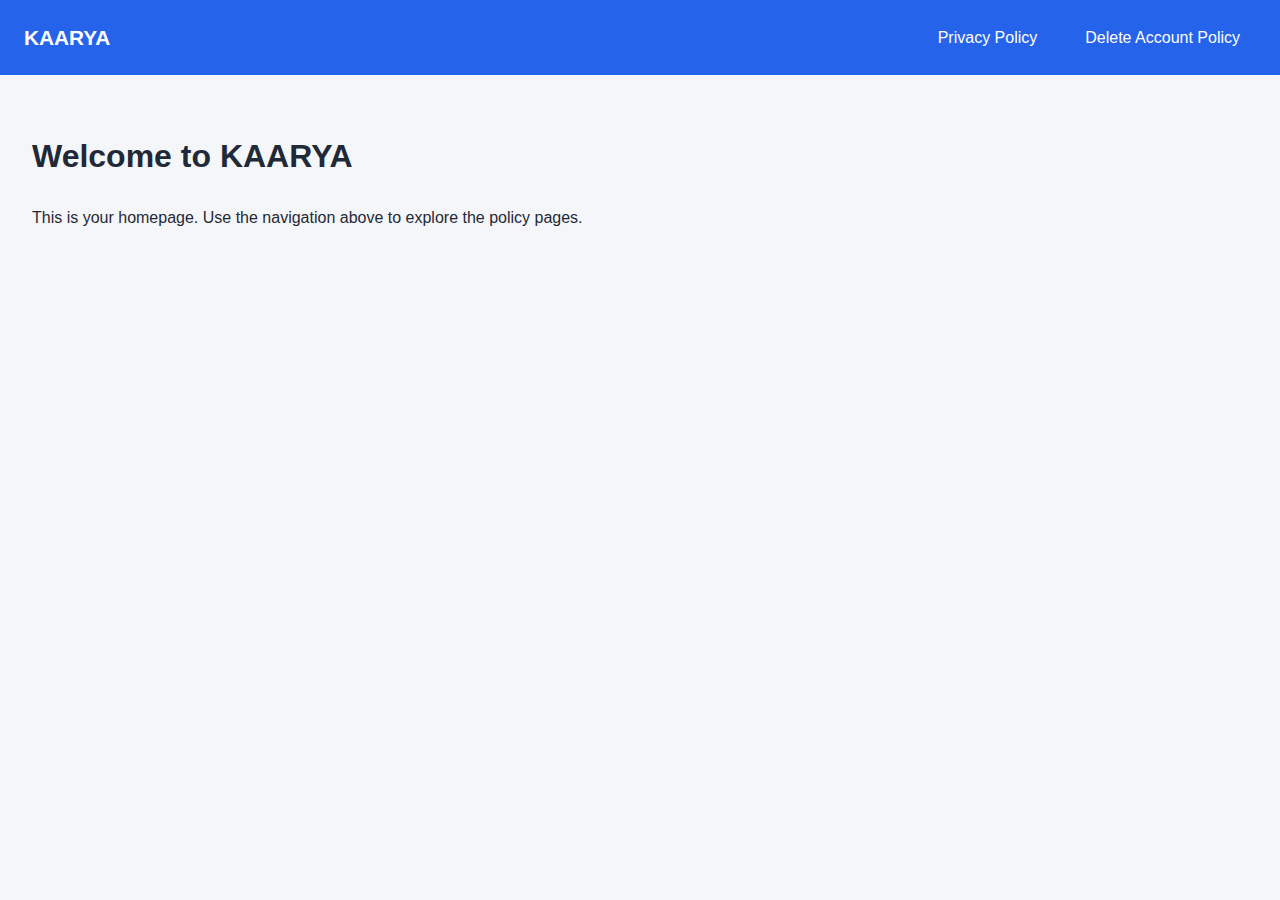
<file: index.html>
<!DOCTYPE html>
<html lang="en">

<head>
    <meta charset="UTF-8" />
    <meta name="viewport" content="width=device-width, initial-scale=1.0" />
    <title>KAARYA</title>
    <link rel="stylesheet" href="styles.css" />
    <link rel="icon" href="fav.png" type="image/png" />
    <style>
        /* Global Styles */
        body {
            margin: 0;
            font-family: 'Segoe UI', Tahoma, Geneva, Verdana, sans-serif;
            background-color: #f5f6fa;
        }

        /* Navbar Container */
        nav {
            background-color: #2563eb;
            color: white;
            display: flex;
            justify-content: space-between;
            align-items: center;
            padding: 1rem 1.5rem;
            position: sticky;
            top: 0;
            z-index: 10;
        }

        /* Brand */
        .brand {
            font-size: 1.3rem;
            font-weight: bold;
            color: white;
            text-decoration: none;
        }

        /* Navigation Links */
        .nav-links {
            display: flex;
            gap: 1rem;
        }

        .nav-links a {
            color: white;
            text-decoration: none;
            font-weight: 500;
            padding: 0.5rem 1rem;
            border-radius: 5px;
            transition: background 0.3s ease;
        }

        .nav-links a:hover {
            background-color: rgba(255, 255, 255, 0.2);
        }

        /* Hamburger Icon */
        .hamburger {
            display: none;
            flex-direction: column;
            cursor: pointer;
        }

        .hamburger span {
            height: 3px;
            width: 25px;
            background: white;
            margin: 4px 0;
            transition: 0.4s;
        }

        /* Responsive Nav */
        @media (max-width: 768px) {
            .nav-links {
                display: none;
                position: absolute;
                top: 60px;
                right: 0;
                background-color: #2563eb;
                flex-direction: column;
                width: 100%;
                padding: 1rem 0;
            }

            .nav-links.active {
                display: flex;
            }

            .hamburger {
                display: flex;
            }
        }
    </style>
</head>

<body>

    <nav>
        <a href="/" class="brand">KAARYA</a>

        <div class="hamburger" onclick="toggleMenu()">
            <span></span>
            <span></span>
            <span></span>
        </div>

        <div class="nav-links" id="navLinks">
            <a href="/privacy-policy.html">Privacy Policy</a>
            <a href="/delete-account.html">Delete Account Policy</a>
        </div>
    </nav>

    <!-- Page content here -->
    <div style="padding: 2rem;">
        <h1>Welcome to KAARYA</h1>
        <p>This is your homepage. Use the navigation above to explore the policy pages.</p>
    </div>

    <script>
        function toggleMenu() {
            document.getElementById('navLinks').classList.toggle('active');
        }
    </script>

</body>

</html>
</file>
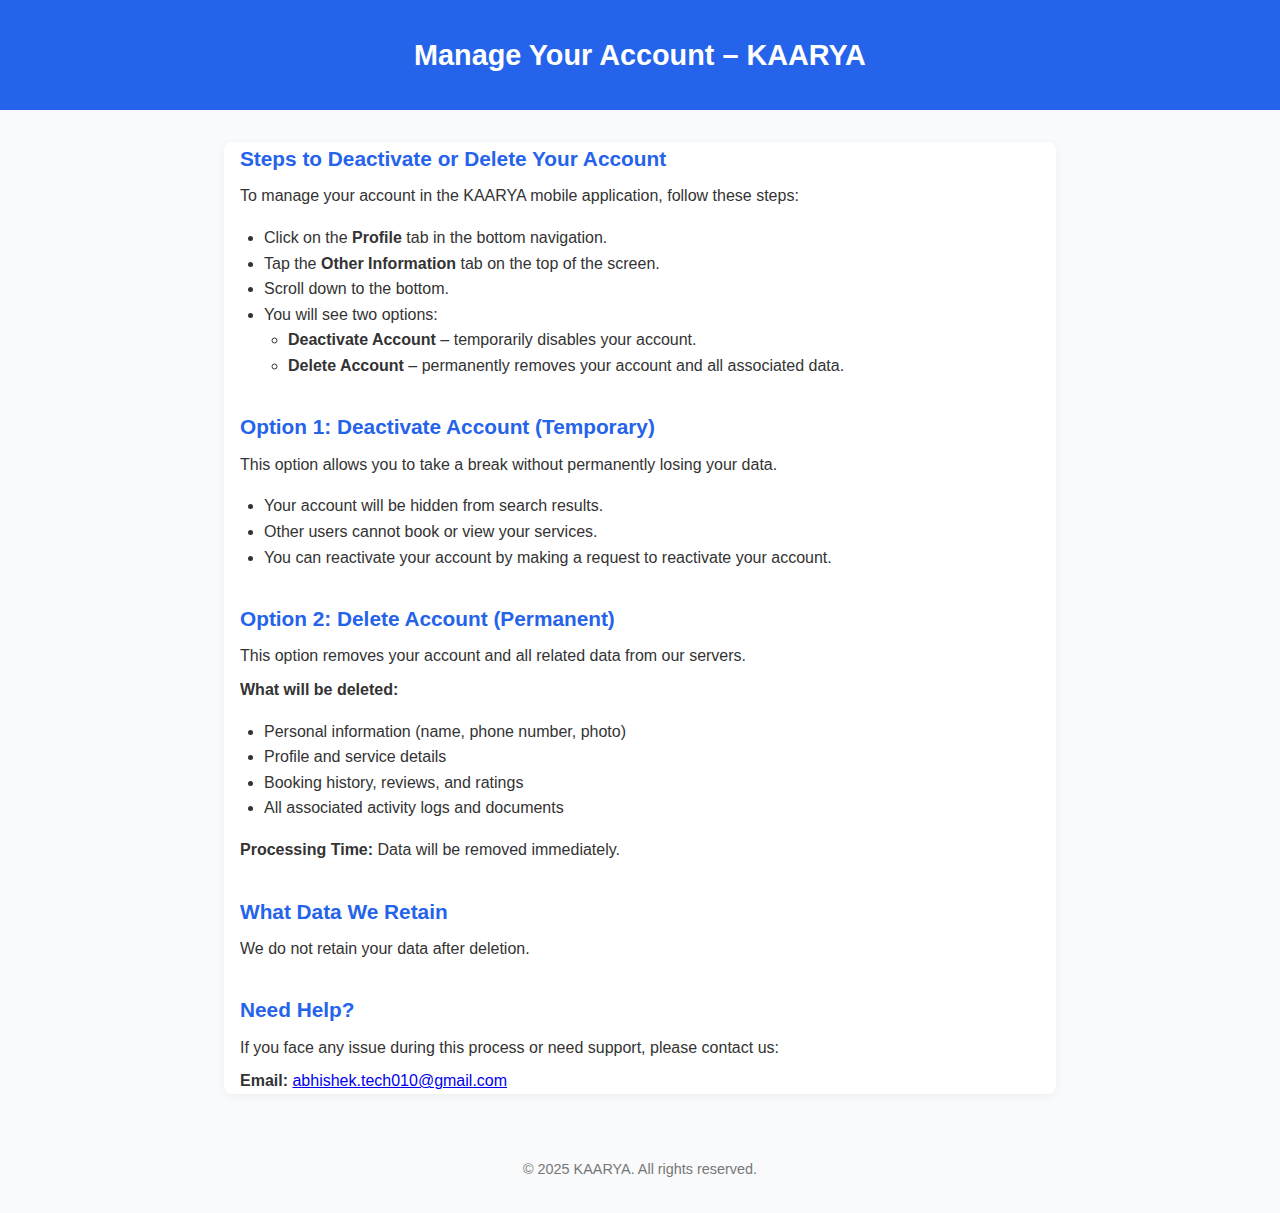
<file: delete-account.html>
<!DOCTYPE html>
<html lang="en">

<head>
  <meta charset="UTF-8" />
  <meta name="viewport" content="width=device-width, initial-scale=1.0" />
  <title>Delete or Deactivate Account - KAARYA</title>
  <style>
    body {
      margin: 0;
      font-family: 'Segoe UI', Tahoma, Geneva, Verdana, sans-serif;
      background-color: #f9fafb;
      color: #333;
      line-height: 1.6;
    }

    header {
      background-color: #2563eb;
      color: white;
      padding: 2rem 1rem;
      text-align: center;
    }

    header h1 {
      margin: 0;
      font-size: 1.8rem;
    }

    .container {
      max-width: 800px;
      margin: 2rem auto;
      padding: 0 1rem;
      background: white;
      border-radius: 8px;
      box-shadow: 0 2px 8px rgba(0, 0, 0, 0.05);
    }

    .section {
      margin-bottom: 2rem;
    }

    .section h2 {
      color: #2563eb;
      font-size: 1.3rem;
      margin-bottom: 0.5rem;
    }

    .section p {
      margin: 0.5rem 0;
    }

    ul {
      padding-left: 1.5rem;
    }

    footer {
      text-align: center;
      font-size: 0.9rem;
      color: #777;
      padding: 2rem 1rem;
    }

    @media (max-width: 600px) {
      header h1 {
        font-size: 1.5rem;
      }

      .section h2 {
        font-size: 1.1rem;
      }
    }
  </style>
</head>

<body>
  <header>
    <h1>Manage Your Account – KAARYA</h1>
  </header>

  <div class="container">

    <div class="section">
      <h2>Steps to Deactivate or Delete Your Account</h2>
      <p>To manage your account in the KAARYA mobile application, follow these steps:</p>
      <ul>
        <li>Click on the <strong>Profile</strong> tab in the bottom navigation.</li>
        <li>Tap the <strong>Other Information</strong> tab on the top of the screen.</li>
        <li>Scroll down to the bottom.</li>
        <li>You will see two options:
          <ul>
            <li><strong>Deactivate Account</strong> – temporarily disables your account.</li>
            <li><strong>Delete Account</strong> – permanently removes your account and all associated data.</li>
          </ul>
        </li>
      </ul>
    </div>

    <div class="section">
      <h2>Option 1: Deactivate Account (Temporary)</h2>
      <p>This option allows you to take a break without permanently losing your data.</p>
      <ul>
        <li>Your account will be hidden from search results.</li>
        <li>Other users cannot book or view your services.</li>
        <li>You can reactivate your account by making a request to reactivate your account.</li>
      </ul>
    </div>

    <div class="section">
      <h2>Option 2: Delete Account (Permanent)</h2>
      <p>This option removes your account and all related data from our servers.</p>
      <p><strong>What will be deleted:</strong></p>
      <ul>
        <li>Personal information (name, phone number, photo)</li>
        <li>Profile and service details</li>
        <li>Booking history, reviews, and ratings</li>
        <li>All associated activity logs and documents</li>
      </ul>
      <p><strong>Processing Time:</strong> Data will be removed immediately.</p>
    </div>

    <div class="section">
      <h2>What Data We Retain</h2>
      <p>We do not retain your data after deletion.</p>
    </div>

    <div class="section">
      <h2>Need Help?</h2>
      <p>If you face any issue during this process or need support, please contact us:</p>
      <p><strong>Email:</strong> <a href="mailto:abhishek.tech010@gmail.com">abhishek.tech010@gmail.com</a></p>
    </div>
  </div>

  <footer>
    &copy; 2025 KAARYA. All rights reserved.
  </footer>
</body>

</html>
</file>
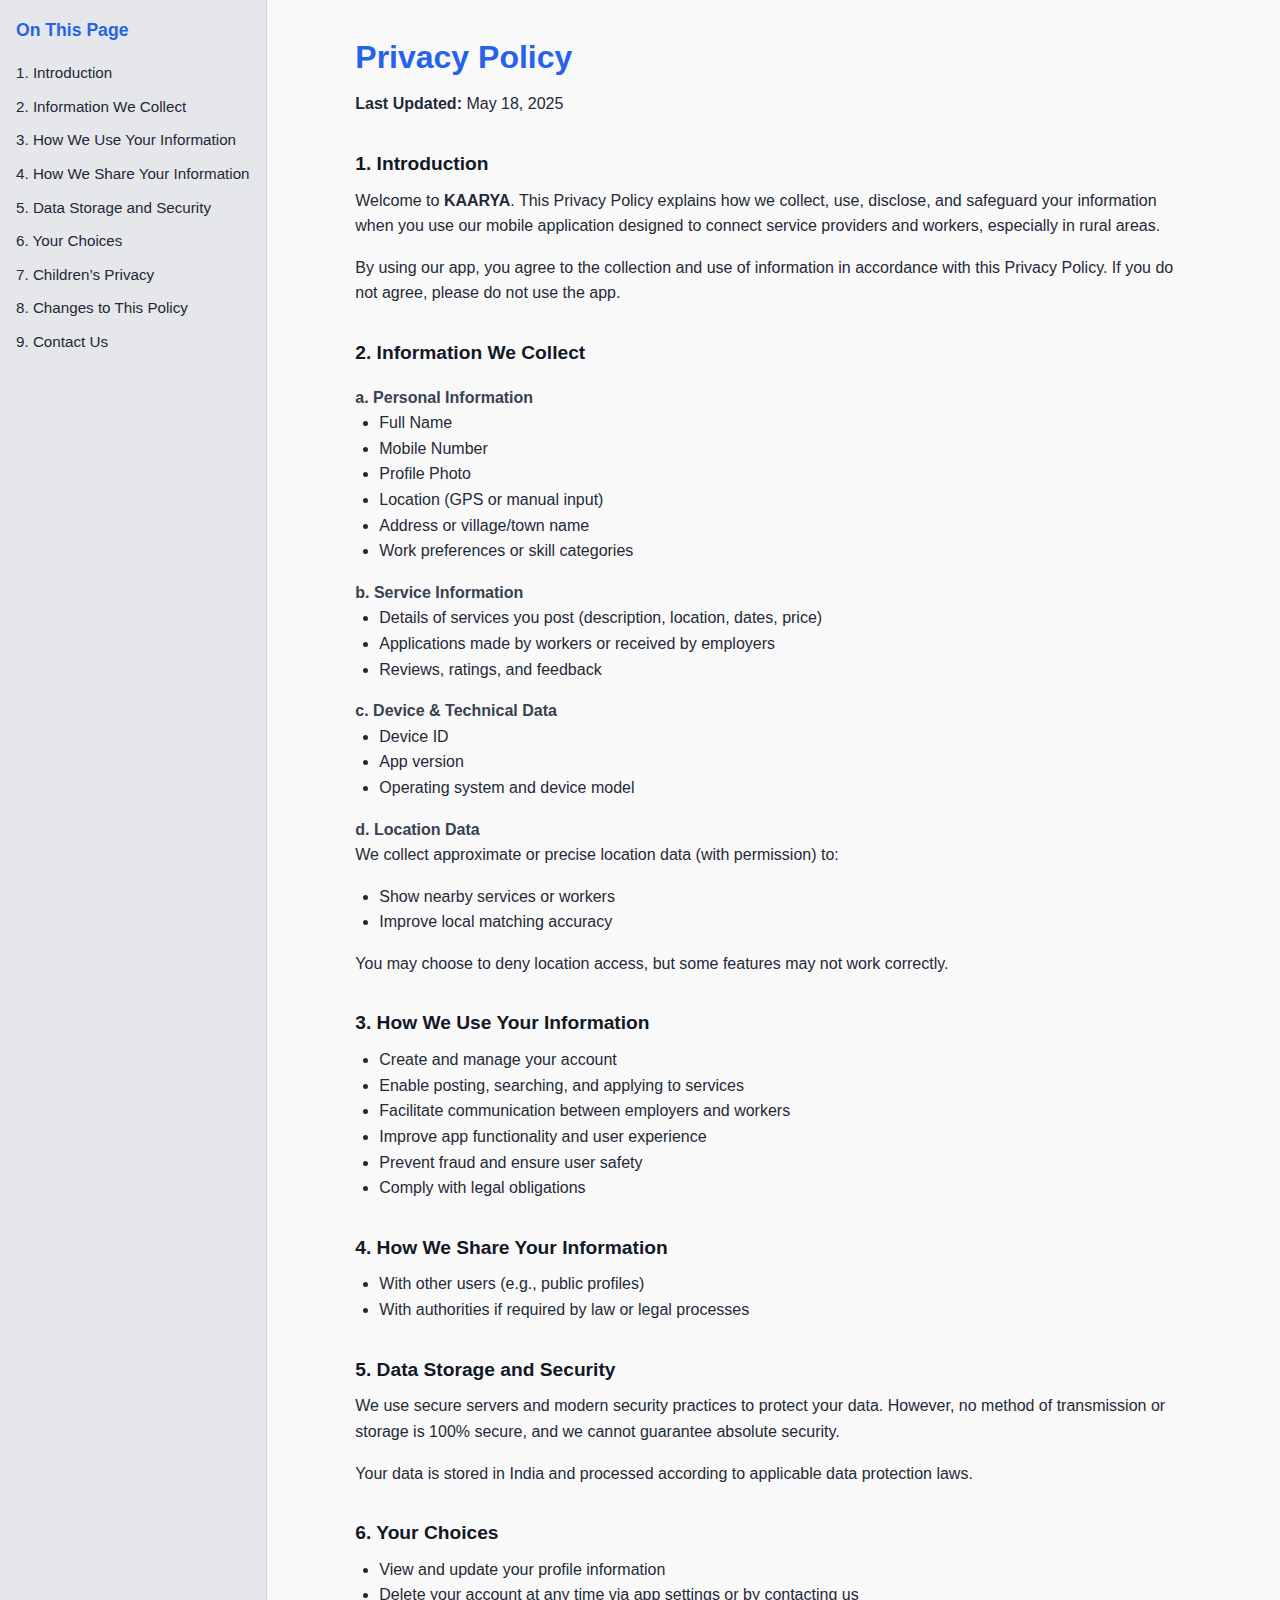
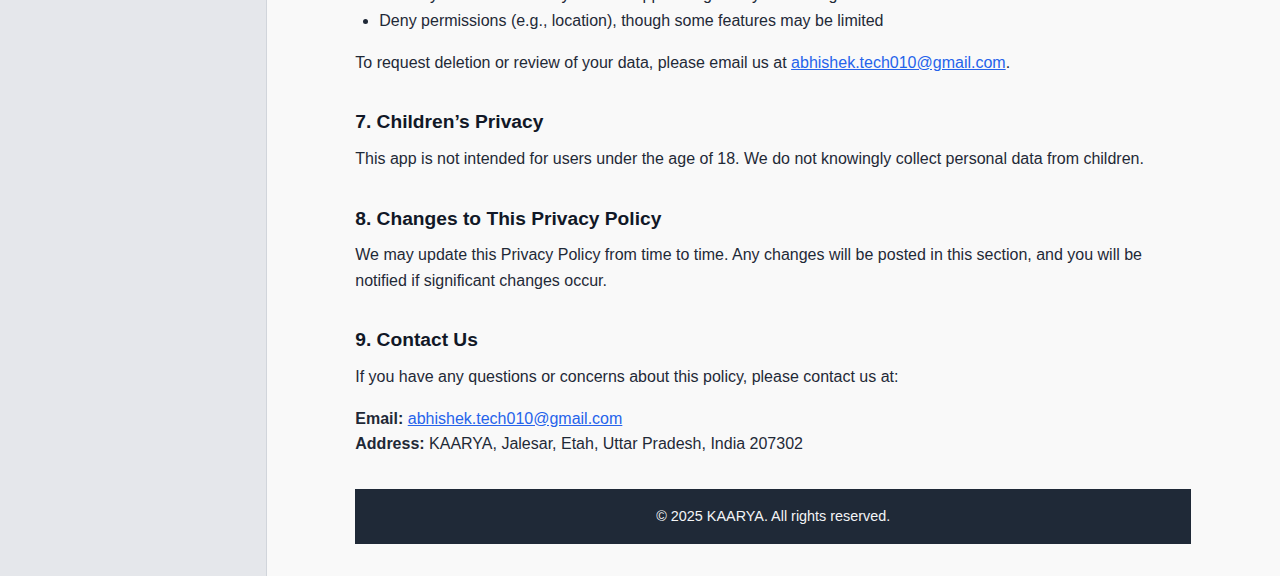
<file: privacy-policy.html>
<!DOCTYPE html>
<html lang="en">

<head>
    <meta charset="UTF-8" />
    <meta name="viewport" content="width=device-width, initial-scale=1.0" />
    <title>Privacy Policy - KAARYA</title>
    <link rel="icon" href="fav.png" type="image/png" />
    <style>
        :root {
            --primary: #2563eb;
            --bg: #f9f9f9;
            --text: #1f2937;
            --sidebar-bg: #e5e7eb;
            --footer-bg: #1f2937;
            --footer-text: #f3f4f6;
        }

        * {
            margin: 0;
            padding: 0;
            box-sizing: border-box;
        }

        body {
            font-family: 'Segoe UI', Tahoma, Geneva, Verdana, sans-serif;
            background: var(--bg);
            color: var(--text);
            line-height: 1.6;
        }

        .wrapper {
            display: flex;
            flex-direction: row;
            min-height: 100vh;
        }

        .sidebar {
            background: var(--sidebar-bg);
            padding: 1rem;
            min-width: 250px;
            border-right: 1px solid #d1d5db;
        }

        .sidebar h3 {
            margin-bottom: 1rem;
            font-size: 1.1rem;
            color: var(--primary);
        }

        .sidebar ul {
            list-style: none;
        }

        .sidebar li {
            margin: 0.5rem 0;
        }

        .sidebar a {
            text-decoration: none;
            color: var(--text);
            font-size: 0.95rem;
        }

        .sidebar a:hover {
            color: var(--primary);
        }

        .content {
            flex: 1;
            padding: 2rem;
            max-width: 900px;
            margin: auto;
        }

        .content h1 {
            color: var(--primary);
            margin-bottom: 0.5rem;
        }

        .content h2 {
            margin-top: 2rem;
            margin-bottom: 0.5rem;
            color: #111827;
            font-size: 1.2rem;
        }

        .content h3 {
            margin-top: 1rem;
            font-size: 1rem;
            color: #374151;
        }

        .content ul {
            padding-left: 1.5rem;
            margin-bottom: 1rem;
        }

        .content p {
            margin-bottom: 1rem;
        }

        footer {
            background: var(--footer-bg);
            color: var(--footer-text);
            text-align: center;
            padding: 1rem;
            font-size: 0.9rem;
            margin-top: 2rem;
        }

        a {
            color: var(--primary);
            word-break: break-word;
        }

        @media (max-width: 768px) {
            .wrapper {
                flex-direction: column;
            }

            .sidebar {
                min-width: 100%;
                border-right: none;
                border-bottom: 1px solid #d1d5db;
            }

            .sidebar ul {
                display: flex;
                flex-wrap: wrap;
                gap: 1rem;
            }

            .sidebar li {
                margin: 0;
            }

            .content {
                padding: 1rem;
            }

            .content h1 {
                font-size: 1.5rem;
            }
        }

        @media (max-width: 480px) {
            .sidebar ul {
                flex-direction: column;
            }

            .content {
                font-size: 0.95rem;
            }

            .content h2 {
                font-size: 1rem;
            }

            .content h3 {
                font-size: 0.9rem;
            }
        }
    </style>
</head>

<body>

    <div class="wrapper">
        <nav class="sidebar">
            <h3>On This Page</h3>
            <ul>
                <li><a href="#intro">1. Introduction</a></li>
                <li><a href="#info">2. Information We Collect</a></li>
                <li><a href="#usage">3. How We Use Your Information</a></li>
                <li><a href="#share">4. How We Share Your Information</a></li>
                <li><a href="#security">5. Data Storage and Security</a></li>
                <li><a href="#choices">6. Your Choices</a></li>
                <li><a href="#children">7. Children’s Privacy</a></li>
                <li><a href="#changes">8. Changes to This Policy</a></li>
                <li><a href="#contact">9. Contact Us</a></li>
            </ul>
        </nav>

        <main class="content">
            <h1>Privacy Policy</h1>
            <p><strong>Last Updated:</strong> May 18, 2025</p>

            <section id="intro">
                <h2>1. Introduction</h2>
                <p>Welcome to <strong>KAARYA</strong>. This Privacy Policy explains how we collect, use, disclose, and
                    safeguard your information when you use our mobile application designed to connect service providers
                    and workers, especially in rural areas.</p>
                <p>By using our app, you agree to the collection and use of information in accordance with this Privacy
                    Policy. If you do not agree, please do not use the app.</p>
            </section>

            <section id="info">
                <h2>2. Information We Collect</h2>

                <h3>a. Personal Information</h3>
                <ul>
                    <li>Full Name</li>
                    <li>Mobile Number</li>
                    <li>Profile Photo</li>
                    <li>Location (GPS or manual input)</li>
                    <li>Address or village/town name</li>
                    <li>Work preferences or skill categories</li>
                </ul>

                <h3>b. Service Information</h3>
                <ul>
                    <li>Details of services you post (description, location, dates, price)</li>
                    <li>Applications made by workers or received by employers</li>
                    <li>Reviews, ratings, and feedback</li>
                </ul>

                <h3>c. Device & Technical Data</h3>
                <ul>
                    <li>Device ID</li>
                    <li>App version</li>
                    <li>Operating system and device model</li>
                </ul>

                <h3>d. Location Data</h3>
                <p>We collect approximate or precise location data (with permission) to:</p>
                <ul>
                    <li>Show nearby services or workers</li>
                    <li>Improve local matching accuracy</li>
                </ul>
                <p>You may choose to deny location access, but some features may not work correctly.</p>
            </section>

            <section id="usage">
                <h2>3. How We Use Your Information</h2>
                <ul>
                    <li>Create and manage your account</li>
                    <li>Enable posting, searching, and applying to services</li>
                    <li>Facilitate communication between employers and workers</li>
                    <li>Improve app functionality and user experience</li>
                    <li>Prevent fraud and ensure user safety</li>
                    <li>Comply with legal obligations</li>
                </ul>
            </section>

            <section id="share">
                <h2>4. How We Share Your Information</h2>
                <ul>
                    <li>With other users (e.g., public profiles)</li>
                    <li>With authorities if required by law or legal processes</li>
                </ul>
            </section>

            <section id="security">
                <h2>5. Data Storage and Security</h2>
                <p>We use secure servers and modern security practices to protect your data. However, no method of
                    transmission or storage is 100% secure, and we cannot guarantee absolute security.</p>
                <p>Your data is stored in India and processed according to applicable data protection laws.</p>
            </section>

            <section id="choices">
                <h2>6. Your Choices</h2>
                <ul>
                    <li>View and update your profile information</li>
                    <li>Delete your account at any time via app settings or by contacting us</li>
                    <li>Deny permissions (e.g., location), though some features may be limited</li>
                </ul>
                <p>To request deletion or review of your data, please email us at <a
                        href="mailto:abhishek.tech010@gmail.com">abhishek.tech010@gmail.com</a>.</p>
            </section>

            <section id="children">
                <h2>7. Children’s Privacy</h2>
                <p>This app is not intended for users under the age of 18. We do not knowingly collect personal data
                    from children.</p>
            </section>

            <section id="changes">
                <h2>8. Changes to This Privacy Policy</h2>
                <p>We may update this Privacy Policy from time to time. Any changes will be posted in this section, and
                    you will be notified if significant changes occur.</p>
            </section>

            <section id="contact">
                <h2>9. Contact Us</h2>
                <p>If you have any questions or concerns about this policy, please contact us at:</p>
                <p><strong>Email:</strong> <a
                        href="mailto:abhishek.tech010@gmail.com">abhishek.tech010@gmail.com</a><br />
                    <strong>Address:</strong> KAARYA, Jalesar, Etah, Uttar Pradesh, India 207302
                </p>
            </section>

            <footer>
                © 2025 KAARYA. All rights reserved.
            </footer>
        </main>
    </div>

</body>

</html>
</file>
<file: styles.css>
html {
    scroll-behavior: smooth;
  }

  body {
    margin: 0;
    font-family: 'Segoe UI', Tahoma, Geneva, Verdana, sans-serif;
    background-color: #22409a;
    color: #1f2937;
    line-height: 1.7;
  }

  .wrapper {
    display: flex;
    max-width: 1200px;
    margin: 0 auto;
    padding: 2rem;
    gap: 2rem;
  }

  .sidebar {
    position: sticky;
    top: 2rem;
    flex-shrink: 0;
    width: 250px;
    background: #ffffff;
    padding: 1.5rem;
    border-radius: 12px;
    box-shadow: 0 4px 10px rgba(0, 0, 0, 0.05);
    height: fit-content;
  }

  .sidebar h3 {
    margin-top: 0;
    font-size: 1.2rem;
    color: #111827;
    margin-bottom: 1rem;
  }

  .sidebar ul {
    list-style: none;
    padding: 0;
  }

  .sidebar li {
    margin-bottom: 0.75rem;
  }

  .sidebar a {
    text-decoration: none;
    color: #374151;
    padding: 6px 10px;
    display: block;
    border-radius: 6px;
    transition: background 0.2s, color 0.2s;
  }

  .sidebar a:hover,
  .sidebar a.active {
    background-color: #e0e7ff;
    color: #1d4ed8;
  }

  .content {
    flex: 1;
    background-color: #ffffff;
    padding: 2rem;
    border-radius: 12px;
    box-shadow: 0 4px 10px rgba(0, 0, 0, 0.05);
  }

  .content h1 {
    margin-top: 0;
    font-size: 2.5rem;
    color: #111827;
  }

  .content h2 {
    margin-top: 2rem;
    color: #1d4ed8;
    font-size: 1.6rem;
  }

  .content h3 {
    font-size: 1.2rem;
    margin-top: 1.5rem;
  }

  ul {
    margin-left: 1.5rem;
  }

  a {
    color: #2563eb;
  }

  footer {
    margin-top: 3rem;
    padding-top: 2rem;
    font-size: 0.9em;
    color: #6b7280;
    border-top: 1px solid #e5e7eb;
  }

  @media (max-width: 900px) {
    .wrapper {
      flex-direction: column;
    }

    .sidebar {
      width: 100%;
      position: static;
    }
  }
</file>
